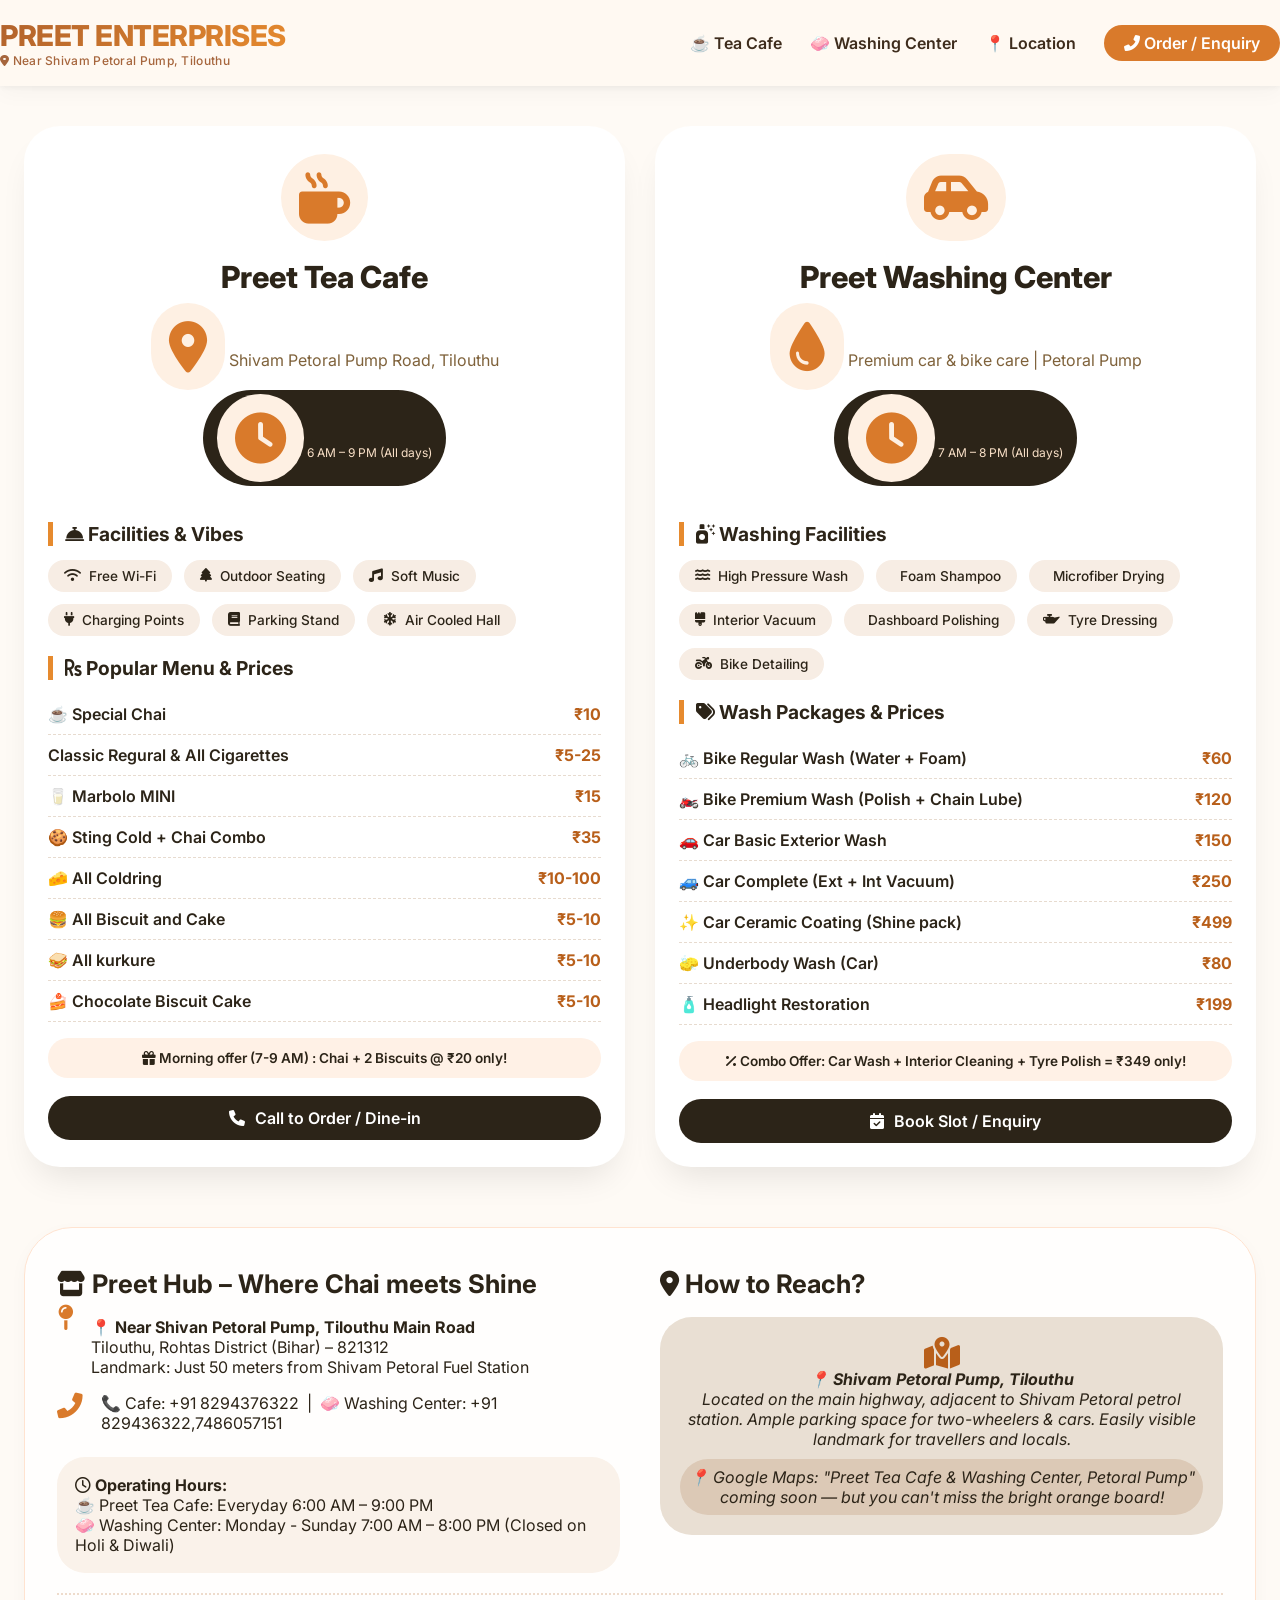
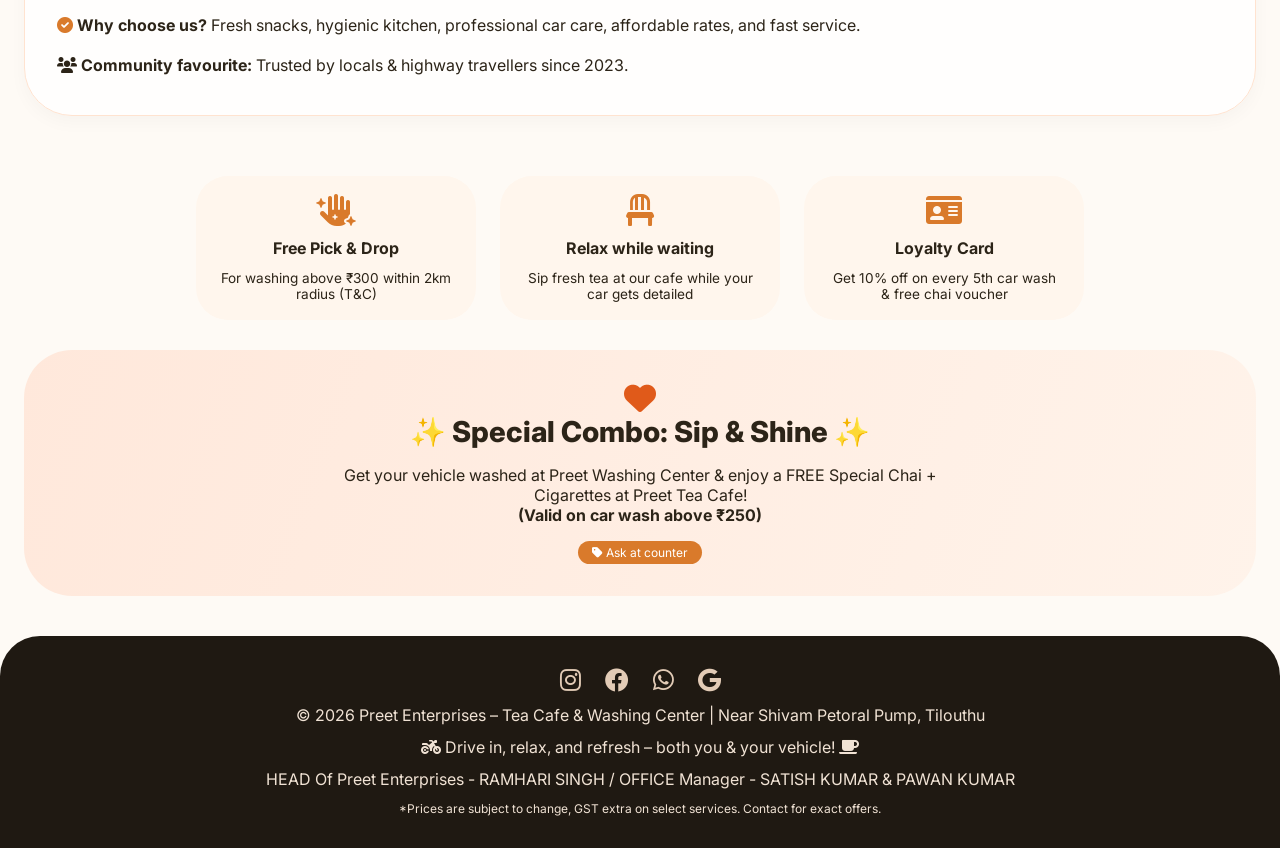
<file: index.html>
<!DOCTYPE html>
<html lang="en">
<head>
    <meta charset="UTF-8">
    <meta name="viewport" content="width=device-width, initial-scale=1.0, user-scalable=yes">
    <title>Preet Enterprises | Tea Cafe & Washing Center | Tilouthu</title>
    <!-- Google Fonts + Font Awesome -->
    <link href="https://fonts.googleapis.com/css2?family=Inter:opsz,wght@14..32,300;14..32,400;14..32,600;14..32,700;14..32,800&display=swap" rel="stylesheet">
    <link rel="stylesheet" href="https://cdnjs.cloudflare.com/ajax/libs/font-awesome/6.0.0-beta3/css/all.min.css">
    <style>
        * {
            margin: 0;
            padding: 0;
            box-sizing: border-box;
        }

        body {
            font-family: 'Inter', sans-serif;
            background: #fefaf5;
            color: #2c2418;
            scroll-behavior: smooth;
        }

        /* custom container */
        .container {
            max-width: 1280px;
            margin: 0 auto;
            padding: 0 24px;
        }

        /* header / navbar */
        .navbar {
            background: #fff9f2;
            box-shadow: 0 8px 20px rgba(0,0,0,0.03), 0 2px 6px rgba(0,0,0,0.05);
            position: sticky;
            top: 0;
            z-index: 100;
            backdrop-filter: blur(2px);
        }
        .nav-wrapper {
            display: flex;
            justify-content: space-between;
            align-items: center;
            padding: 18px 0;
            flex-wrap: wrap;
        }
        .logo h1 {
            font-size: 1.8rem;
            font-weight: 800;
            letter-spacing: -0.5px;
            background: linear-gradient(135deg, #b1622c, #e68a2e);
            -webkit-background-clip: text;
            background-clip: text;
            color: transparent;
        }
        .logo p {
            font-size: 0.75rem;
            color: #a6653c;
            font-weight: 500;
            letter-spacing: 0.3px;
        }
        .nav-links {
            display: flex;
            gap: 28px;
            list-style: none;
        }
        .nav-links a {
            text-decoration: none;
            font-weight: 600;
            color: #3e2c1c;
            transition: 0.2s;
            font-size: 1rem;
        }
        .nav-links a:hover {
            color: #d97a2b;
        }
        .btn-order {
            background: #d97a2b;
            color: white !important;
            padding: 8px 20px;
            border-radius: 40px;
            transition: 0.2s;
        }
        .btn-order:hover {
            background: #b85f1a;
            transform: scale(0.98);
        }

        /* hero section double card */
        .hero {
            margin: 40px 0 20px;
        }
        .double-card {
            display: flex;
            flex-wrap: wrap;
            gap: 30px;
            justify-content: center;
        }
        .service-card {
            flex: 1;
            min-width: 280px;
            background: white;
            border-radius: 36px;
            overflow: hidden;
            box-shadow: 0 20px 35px -12px rgba(0,0,0,0.1);
            transition: all 0.25s ease;
        }
        .service-card:hover {
            transform: translateY(-6px);
        }
        .card-header {
            padding: 28px 28px 16px;
            text-align: center;
        }
        .card-header i {
            font-size: 3.2rem;
            color: #d97a2b;
            background: #fef0e3;
            padding: 18px;
            border-radius: 60px;
        }
        .card-header h2 {
            margin-top: 18px;
            font-size: 1.9rem;
            font-weight: 800;
        }
        .card-header p {
            color: #7f623b;
            margin-top: 8px;
        }
        .card-detail {
            padding: 0 24px 24px;
        }
        .facility-list {
            margin: 20px 0;
        }
        .facility-list h3, .price-list h3 {
            font-size: 1.2rem;
            font-weight: 700;
            border-left: 5px solid #e68a2e;
            padding-left: 12px;
            margin: 20px 0 14px 0;
        }
        .facility-grid {
            display: flex;
            flex-wrap: wrap;
            gap: 12px;
        }
        .facility-tag {
            background: #f7ede4;
            padding: 8px 16px;
            border-radius: 40px;
            font-size: 0.85rem;
            font-weight: 500;
            display: inline-flex;
            align-items: center;
            gap: 8px;
        }
        .price-item {
            display: flex;
            justify-content: space-between;
            padding: 10px 0;
            border-bottom: 1px dashed #e7dbcf;
            font-weight: 500;
        }
        .price-name {
            font-weight: 600;
        }
        .price-value {
            color: #b85f1a;
            font-weight: 700;
        }
        .highlight-offer {
            background: #fff1e6;
            margin-top: 16px;
            padding: 12px;
            border-radius: 24px;
            text-align: center;
            font-weight: 600;
            font-size: 0.85rem;
        }
        .btn-contact {
            display: inline-block;
            background: #2c2418;
            color: white;
            text-decoration: none;
            padding: 12px 22px;
            border-radius: 40px;
            font-weight: 600;
            margin-top: 18px;
            transition: 0.2s;
            text-align: center;
            width: 100%;
        }
        .btn-contact i {
            margin-right: 6px;
        }
        .btn-contact:hover {
            background: #d97a2b;
        }

        /* location & about section */
        .info-section {
            background: #ffffffd9;
            border-radius: 48px;
            margin: 60px 0;
            padding: 40px 32px;
            box-shadow: 0 6px 18px rgba(0,0,0,0.03);
            border: 1px solid #ffe3d0;
        }
        .info-grid {
            display: flex;
            flex-wrap: wrap;
            gap: 40px;
            justify-content: space-between;
        }
        .info-block {
            flex: 1;
        }
        .info-block h3 {
            font-size: 1.6rem;
            font-weight: 700;
            margin-bottom: 18px;
        }
        .address-details {
            display: flex;
            gap: 18px;
            align-items: flex-start;
            margin: 16px 0;
        }
        .address-details i {
            font-size: 1.6rem;
            color: #d97a2b;
        }
        .timings {
            background: #faf2ea;
            padding: 18px;
            border-radius: 28px;
            margin-top: 24px;
        }
        .map-placeholder {
            background: #e9dfd3;
            border-radius: 32px;
            padding: 20px;
            text-align: center;
            font-style: italic;
        }

        footer {
            background: #1f1912;
            color: #f0e2d4;
            padding: 32px 0;
            text-align: center;
            border-radius: 40px 40px 0 0;
            margin-top: 40px;
        }
        .footer-content {
            display: flex;
            flex-direction: column;
            gap: 12px;
        }
        .social i {
            font-size: 1.5rem;
            margin: 0 10px;
            color: #e2cbb6;
            transition: 0.2s;
        }
        .social i:hover {
            color: #d97a2b;
        }
        @media (max-width: 780px) {
            .nav-wrapper {
                flex-direction: column;
                gap: 12px;
            }
            .nav-links {
                gap: 18px;
                flex-wrap: wrap;
                justify-content: center;
            }
            .card-header h2 {
                font-size: 1.6rem;
            }
        }
        hr {
            margin: 20px 0;
            border: none;
            border-top: 2px dotted #eedbcb;
        }
        .badge-location {
            background: #2c2418;
            color: #f9e0c7;
            border-radius: 60px;
            padding: 4px 14px;
            font-size: 0.75rem;
            display: inline-block;
        }
        .section-title {
            text-align: center;
            margin: 48px 0 20px;
            font-size: 2rem;
            font-weight: 800;
        }
    </style>
</head>
<body>
    <nav class="navbar">
        <div class="container nav-wrapper">
            <div class="logo">
                <h1>PREET ENTERPRISES</h1>
                <p><i class="fas fa-map-marker-alt"></i> Near Shivam Petoral Pump, Tilouthu</p>
            </div>
            <ul class="nav-links">
                <li><a href="#cafe">☕ Tea Cafe</a></li>
                <li><a href="#wash">🧼 Washing Center</a></li>
                <li><a href="#location">📍 Location</a></li>
                <li><a href="#" id="callNowBtn" class="btn-order"><i class="fas fa-phone-alt"></i> Order / Enquiry</a></li>
            </ul>
        </div>
    </nav>

    <main class="container">
        <!-- hero double card (two services) -->
        <div class="hero" id="services">
            <div class="double-card">
                <!-- Preet Tea Cafe Card -->
                <div class="service-card" id="cafe">
                    <div class="card-header">
                        <i class="fas fa-mug-hot"></i>
                        <h2>Preet Tea Cafe</h2>
                        <p><i class="fas fa-location-dot"></i> Shivam Petoral Pump Road, Tilouthu</p>
                        <span class="badge-location"><i class="fas fa-clock"></i> 6 AM – 9 PM (All days)</span>
                    </div>
                    <div class="card-detail">
                        <div class="facility-list">
                            <h3><i class="fas fa-concierge-bell"></i> Facilities & Vibes</h3>
                            <div class="facility-grid">
                                <span class="facility-tag"><i class="fas fa-wifi"></i> Free Wi-Fi</span>
                                <span class="facility-tag"><i class="fas fa-tree"></i> Outdoor Seating</span>
                                <span class="facility-tag"><i class="fas fa-music"></i> Soft Music</span>
                                <span class="facility-tag"><i class="fas fa-plug"></i> Charging Points</span>
                                <span class="facility-tag"><i class="fas fa-book"></i> Parking Stand</span>
                                <span class="facility-tag"><i class="fas fa-snowflake"></i> Air Cooled Hall</span>
                            </div>
                        </div>
                        <div class="price-list">
                            <h3><i class="fas fa-rupee-sign"></i> Popular Menu & Prices</h3>
                            <div class="price-item"><span class="price-name">☕ Special Chai</span><span class="price-value">₹10</span></div>
                            <div class="price-item"><span class="price-name">   Classic Regural & All Cigarettes</span><span class="price-value">₹5-25</span></div>
                            <div class="price-item"><span class="price-name">🥛 Marbolo MINI</span><span class="price-value">₹15</span></div>
                            <div class="price-item"><span class="price-name">🍪 Sting Cold + Chai Combo</span><span class="price-value">₹35</span></div>
                            <div class="price-item"><span class="price-name">🧀 All Coldring </span><span class="price-value">₹10-100</span></div>
                            <div class="price-item"><span class="price-name">🍔 All Biscuit and Cake</span><span class="price-value">₹5-10</span></div>
                            <div class="price-item"><span class="price-name">🥪 All kurkure</span><span class="price-value">₹5-10</span></div>
                            <div class="price-item"><span class="price-name">🍰 Chocolate Biscuit Cake</span><span class="price-value">₹5-10</span></div>
                        </div>
                        <div class="highlight-offer">
                            <i class="fas fa-gift"></i> Morning offer (7-9 AM) : Chai + 2 Biscuits @ ₹20 only!
                        </div>
                        <a href="tel:+919876543210" class="btn-contact"><i class="fas fa-phone"></i> Call to Order / Dine-in</a>
                    </div>
                </div>

                <!-- Preet Washing Center Card -->
                <div class="service-card" id="wash">
                    <div class="card-header">
                        <i class="fas fa-car-side"></i>
                        <h2>Preet Washing Center</h2>
                        <p><i class="fas fa-tint"></i> Premium car & bike care | Petoral Pump</p>
                        <span class="badge-location"><i class="fas fa-clock"></i> 7 AM – 8 PM (All days)</span>
                    </div>
                    <div class="card-detail">
                        <div class="facility-list">
                            <h3><i class="fas fa-spray-can-sparkles"></i> Washing Facilities</h3>
                            <div class="facility-grid">
                                <span class="facility-tag"><i class="fas fa-water"></i> High Pressure Wash</span>
                                <span class="facility-tag"><i class="fas fa-bubble"></i> Foam Shampoo</span>
                                <span class="facility-tag"><i class="fas fa-microfiber"></i> Microfiber Drying</span>
                                <span class="facility-tag"><i class="fas fa-brush"></i> Interior Vacuum</span>
                                <span class="facility-tag"><i class="fas fa-polish"></i> Dashboard Polishing</span>
                                <span class="facility-tag"><i class="fas fa-oil-can"></i> Tyre Dressing</span>
                                <span class="facility-tag"><i class="fas fa-motorcycle"></i> Bike Detailing</span>
                            </div>
                        </div>
                        <div class="price-list">
                            <h3><i class="fas fa-tags"></i> Wash Packages & Prices</h3>
                            <div class="price-item"><span class="price-name">🚲 Bike Regular Wash (Water + Foam)</span><span class="price-value">₹60</span></div>
                            <div class="price-item"><span class="price-name">🏍️ Bike Premium Wash (Polish + Chain Lube)</span><span class="price-value">₹120</span></div>
                            <div class="price-item"><span class="price-name">🚗 Car Basic Exterior Wash</span><span class="price-value">₹150</span></div>
                            <div class="price-item"><span class="price-name">🚙 Car Complete (Ext + Int Vacuum)</span><span class="price-value">₹250</span></div>
                            <div class="price-item"><span class="price-name">✨ Car Ceramic Coating (Shine pack)</span><span class="price-value">₹499</span></div>
                            <div class="price-item"><span class="price-name">🧽 Underbody Wash (Car)</span><span class="price-value">₹80</span></div>
                            <div class="price-item"><span class="price-name">🧴 Headlight Restoration</span><span class="price-value">₹199</span></div>
                        </div>
                        <div class="highlight-offer">
                            <i class="fas fa-percent"></i> Combo Offer: Car Wash + Interior Cleaning + Tyre Polish = ₹349 only!
                        </div>
                        <a href="tel:+919876543211" class="btn-contact"><i class="fas fa-calendar-check"></i> Book Slot / Enquiry</a>
                    </div>
                </div>
            </div>
        </div>

        <!-- Location & Details Section with near Petoral Pump, Tilouthu -->
        <div class="info-section" id="location">
            <div class="info-grid">
                <div class="info-block">
                    <h3><i class="fas fa-store"></i> Preet Hub – Where Chai meets Shine</h3>
                    <div class="address-details">
                        <i class="fas fa-map-pin fa-lg"></i>
                        <div>
                            <strong>📍 Near Shivan Petoral Pump, Tilouthu Main Road</strong><br>
                            Tilouthu, Rohtas District (Bihar) – 821312<br>
                            Landmark: Just 50 meters from Shivam Petoral Fuel Station
                        </div>
                    </div>
                    <div class="address-details">
                        <i class="fas fa-phone-alt"></i>
                        <div>📞 Cafe: +91 8294376322 &nbsp;|&nbsp; 🧼 Washing Center: +91 829436322,7486057151</div>
                    </div>
                    <div class="timings">
                        <i class="far fa-clock"></i> <strong>Operating Hours:</strong><br>
                        ☕ Preet Tea Cafe: Everyday 6:00 AM – 9:00 PM<br>
                        🧼 Washing Center: Monday - Sunday 7:00 AM – 8:00 PM (Closed on Holi & Diwali)
                    </div>
                </div>
                <div class="info-block">
                    <h3><i class="fas fa-location-dot"></i> How to Reach?</h3>
                    <div class="map-placeholder">
                        <i class="fas fa-map-marked-alt" style="font-size: 2rem; color: #b85f1a;"></i>
                        <p><strong>📍 Shivam Petoral Pump, Tilouthu</strong><br> Located on the main highway, adjacent to  Shivam Petoral petrol station. Ample parking space for two-wheelers & cars. Easily visible landmark for travellers and locals.</p>
                        <div style="margin-top: 10px; background:#dcc9b6; border-radius: 28px; padding: 8px;">📍 Google Maps: "Preet Tea Cafe & Washing Center, Petoral Pump" coming soon — but you can't miss the bright orange board!</div>
                    </div>
                </div>
            </div>
            <hr>
            <div style="display: flex; flex-wrap: wrap; justify-content: space-between; gap: 20px;">
                <div><i class="fas fa-check-circle" style="color: #d97a2b;"></i> <strong>Why choose us?</strong> Fresh snacks, hygienic kitchen, professional car care, affordable rates, and fast service.</div>
                <div><i class="fas fa-users"></i> <strong>Community favourite:</strong> Trusted by locals & highway travellers since 2023.</div>
            </div>
        </div>

        <!-- additional facilities and unique selling points -->
        <div style="display: flex; flex-wrap: wrap; gap: 24px; justify-content: center; margin-bottom: 30px;">
            <div style="background: #fff6ed; border-radius: 32px; padding: 18px 24px; width: 280px; text-align: center;">
                <i class="fas fa-hand-sparkles fa-2x" style="color:#d97a2b"></i>
                <h4 style="margin: 12px 0">Free Pick & Drop</h4>
                <p style="font-size: 0.85rem">For washing above ₹300 within 2km radius (T&C)</p>
            </div>
            <div style="background: #fff6ed; border-radius: 32px; padding: 18px 24px; width: 280px; text-align: center;">
                <i class="fas fa-chair fa-2x" style="color:#d97a2b"></i>
                <h4 style="margin: 12px 0">Relax while waiting</h4>
                <p style="font-size: 0.85rem">Sip fresh tea at our cafe while your car gets detailed</p>
            </div>
            <div style="background: #fff6ed; border-radius: 32px; padding: 18px 24px; width: 280px; text-align: center;">
                <i class="fas fa-id-card fa-2x" style="color:#d97a2b"></i>
                <h4 style="margin: 12px 0">Loyalty Card</h4>
                <p style="font-size: 0.85rem">Get 10% off on every 5th car wash & free chai voucher</p>
            </div>
        </div>

        <!-- special combo + message -->
        <div style="background: linear-gradient(110deg, #ffe8db, #fff3ea); border-radius: 48px; padding: 32px 24px; text-align: center; margin: 20px 0 40px;">
            <i class="fas fa-heart" style="color:#e05a1a; font-size: 2rem;"></i>
            <h3 style="font-size: 1.8rem; font-weight: 800;">✨ Special Combo: Sip & Shine ✨</h3>
            <p style="max-width: 600px; margin: 16px auto;">Get your vehicle washed at Preet Washing Center & enjoy a FREE Special Chai + Cigarettes at Preet Tea Cafe! <br> <strong>(Valid on car wash above ₹250)</strong></p>
            <div><span class="badge-location" style="background:#d97a2b; color:white;"><i class="fas fa-tag"></i> Ask at counter</span></div>
        </div>
    </main>

    <footer>
        <div class="container footer-content">
            <div class="social">
                <i class="fab fa-instagram"></i>
                <i class="fab fa-facebook"></i>
                <i class="fab fa-whatsapp"></i>
                <i class="fab fa-google"></i>
            </div>
            <p>© 2026 Preet Enterprises – Tea Cafe & Washing Center | Near Shivam Petoral Pump, Tilouthu</p>
            <p><i class="fas fa-motorcycle"></i> Drive in, relax, and refresh – both you & your vehicle! <i class="fas fa-mug-saucer"></i></p>
            <p> HEAD Of Preet Enterprises - RAMHARI SINGH / OFFICE Manager - SATISH KUMAR & PAWAN KUMAR</p>
            <p style="font-size: 0.75rem;">*Prices are subject to change, GST extra on select services. Contact for exact offers.</p>
        </div>
    </footer>

    <!-- simple interactive script for call / alert demo with smooth scroll and click -->
    <script>
        (function() {
            // smooth scroll for anchor links (internal)
            document.querySelectorAll('a[href^="#"]').forEach(anchor => {
                anchor.addEventListener('click', function(e) {
                    const targetId = this.getAttribute('href');
                    if (targetId === "#" || targetId === "") return;
                    const targetElem = document.querySelector(targetId);
                    if (targetElem) {
                        e.preventDefault();
                        targetElem.scrollIntoView({ behavior: 'smooth', block: 'start' });
                    }
                });
            });

            // call now btn for quick contact (demo, will show prompt & also provide phone numbers)
            const callBtn = document.getElementById('callNowBtn');
            if (callBtn) {
                callBtn.addEventListener('click', (e) => {
                    e.preventDefault();
                    // show a small custom popup to choose between Cafe or Washing Center
                    const userChoice = confirm("📞 Contact Preet Services:\n\n• For TEA CAFE (Orders/Reservations): +91 8294376322\n• For WASHING CENTER (Booking/Enquiry): +91 8294376322,7486057151\n\nClick OK to view numbers (you can copy & call)");
                    if (userChoice) {
                        alert("☕ Cafe: 8294376322 |  🧼 Washing: 8294376322,7486057151\n\nVisit Near Petoral Pump, Tilouthu for amazing service!");
                    }
                });
            }

            // Additional interactive for each service card buttons (already have tel links)
            // Add a little note for external maps but enhance experience
            const cafeTel = document.querySelector('#cafe .btn-contact');
            const washTel = document.querySelector('#wash .btn-contact');
            if(cafeTel) {
                cafeTel.addEventListener('click', (e) => {
                    // already href tel, but we can also show a nice toast like message (just optional)
                    console.log("cafe call initiated");
                });
            }
            if(washTel) {
                washTel.addEventListener('click', (e) => {
                    console.log("washing center call");
                });
            }

            // Small easter egg: show a friendly welcome message
            console.log("Preet Tea Cafe & Washing Center — Best services near Shivam Petoral Pump, Tilouthu");
            // dynamic year in footer if needed
            const yearSpan = document.querySelector('.footer-content p:first-of-type');
            if(yearSpan) {
                // already static, but ok
            }
        })();
    </script>
    <!-- Additional style to ensure background & buttons clean -->
</body>
</html>
</file>
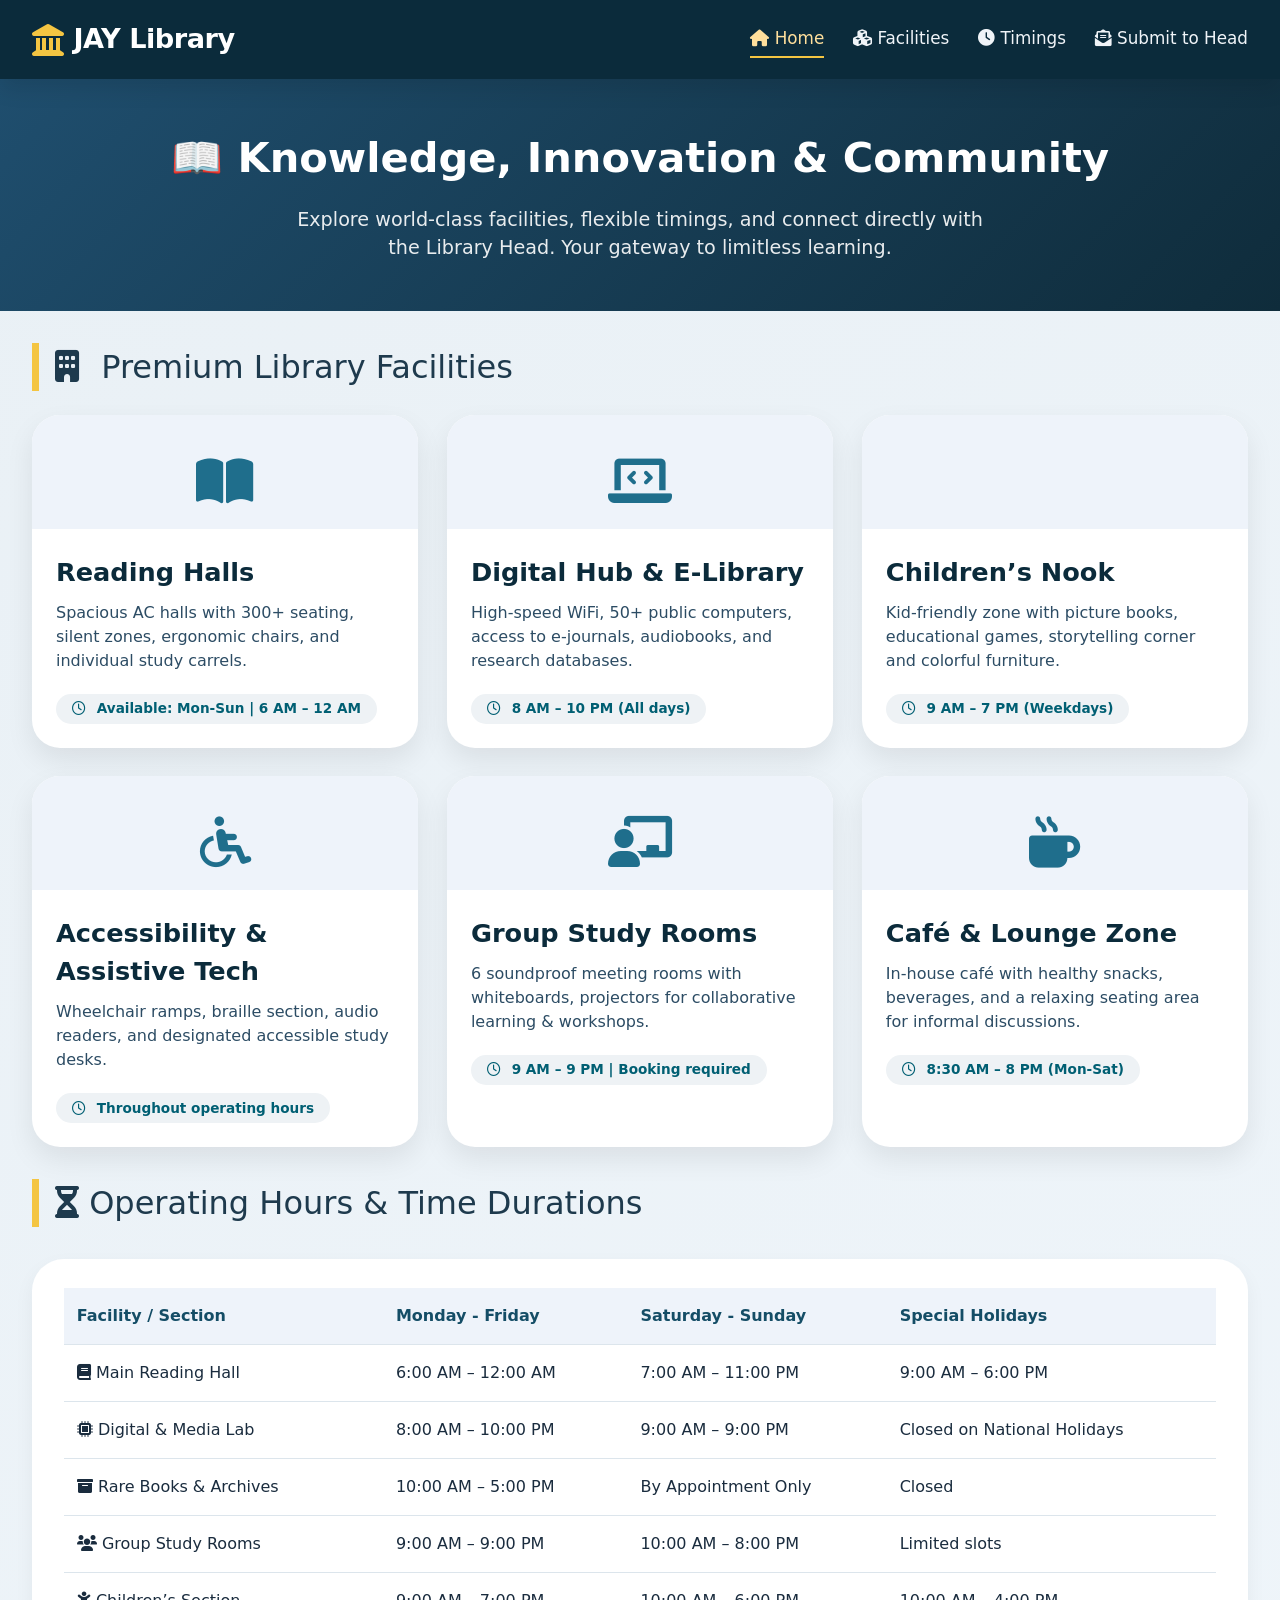
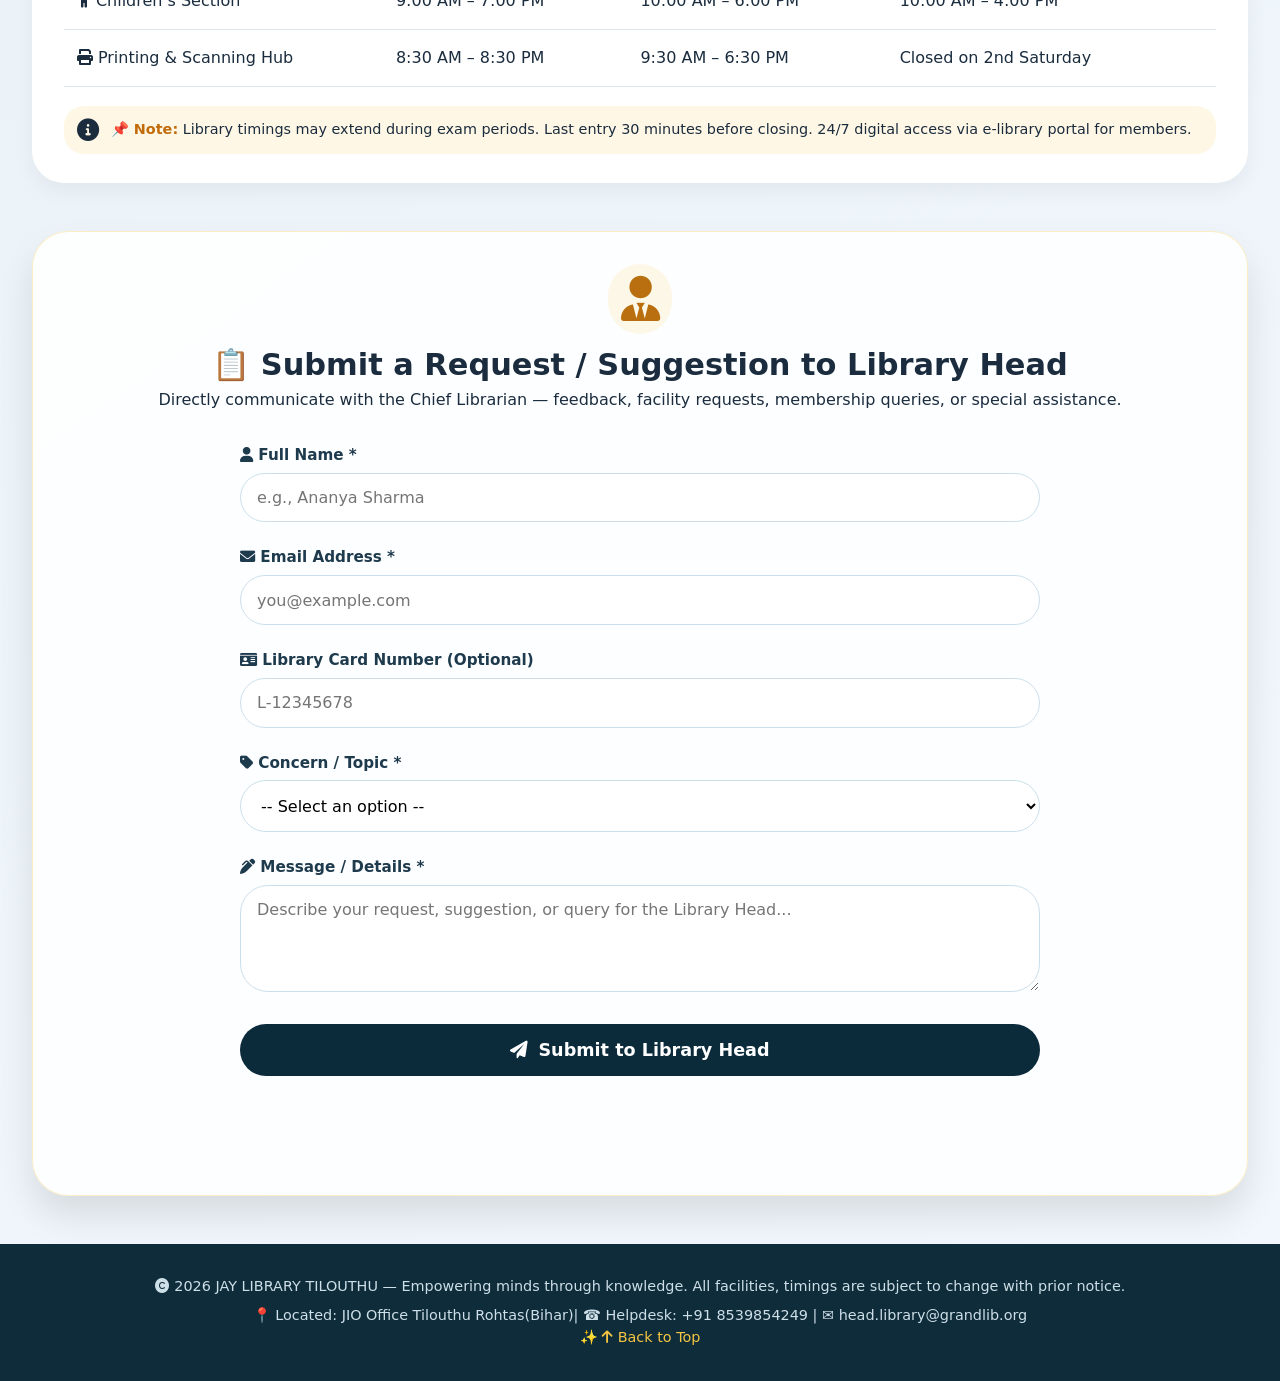
<file: shoe/library/index.html>
<!DOCTYPE html>
<html lang="en">
<head>
    <meta charset="UTF-8">
    <meta name="viewport" content="width=device-width, initial-scale=1.0, user-scalable=yes">
    <title>Central Library | Facilities & Timings | Official Portal</title>
    <!-- Google Fonts & Simple Icons CDN (Font Awesome 6 Free) -->
    <link rel="stylesheet" href="https://cdnjs.cloudflare.com/ajax/libs/font-awesome/6.0.0-beta3/css/all.min.css">
    <style>
        * {
            margin: 0;
            padding: 0;
            box-sizing: border-box;
            font-family: 'Segoe UI', Roboto, 'Poppins', system-ui, sans-serif;
        }

        body {
            background: linear-gradient(145deg, #e9f0f5 0%, #f1f7fc 100%);
            color: #1a2c3e;
            line-height: 1.5;
            scroll-behavior: smooth;
        }

        /* Header & Nav */
        .header {
            background: #0b2b3b;
            color: white;
            padding: 1.2rem 2rem;
            box-shadow: 0 10px 20px rgba(0,0,0,0.1);
            position: sticky;
            top: 0;
            z-index: 100;
        }

        .nav-container {
            max-width: 1300px;
            margin: 0 auto;
            display: flex;
            flex-wrap: wrap;
            justify-content: space-between;
            align-items: center;
            gap: 1rem;
        }

        .logo h1 {
            font-size: 1.7rem;
            letter-spacing: -0.5px;
            display: flex;
            align-items: center;
            gap: 10px;
        }

        .logo i {
            color: #f4c542;
            font-size: 2rem;
        }

        .nav-links {
            display: flex;
            gap: 1.8rem;
            flex-wrap: wrap;
        }

        .nav-links a {
            color: #f0f4f8;
            text-decoration: none;
            font-weight: 500;
            transition: 0.2s;
            font-size: 1.05rem;
            padding: 0.3rem 0;
            border-bottom: 2px solid transparent;
        }

        .nav-links a:hover, .nav-links a.active {
            border-bottom-color: #f4c542;
            color: #ffdf9c;
        }

        /* Hero Section */
        .hero {
            background: linear-gradient(135deg, #1f4e6e, #0f2c3b);
            color: white;
            text-align: center;
            padding: 3rem 2rem;
            margin-bottom: 2rem;
        }
        .hero h2 {
            font-size: 2.6rem;
            font-weight: 700;
        }
        .hero p {
            font-size: 1.2rem;
            max-width: 700px;
            margin: 1rem auto 0;
            opacity: 0.9;
        }

        /* Main container */
        .container {
            max-width: 1300px;
            margin: 0 auto 3rem auto;
            padding: 0 2rem;
        }

        /* Facility Cards Grid */
        .section-title {
            font-size: 2rem;
            margin: 2rem 0 1.5rem 0;
            border-left: 7px solid #f4c542;
            padding-left: 1rem;
            color: #1e3a4d;
        }
        .facility-grid {
            display: grid;
            grid-template-columns: repeat(auto-fit, minmax(290px, 1fr));
            gap: 1.8rem;
        }
        .card {
            background: white;
            border-radius: 28px;
            overflow: hidden;
            box-shadow: 0 12px 28px rgba(0,0,0,0.08);
            transition: transform 0.2s, box-shadow 0.2s;
        }
        .card:hover {
            transform: translateY(-6px);
            box-shadow: 0 20px 30px rgba(0,0,0,0.12);
        }
        .card-icon {
            background: #eef3fa;
            padding: 1.8rem 0 0.5rem 0;
            text-align: center;
            font-size: 3.2rem;
            color: #1f6e8c;
        }
        .card-content {
            padding: 1.5rem;
        }
        .card-content h3 {
            font-size: 1.6rem;
            margin-bottom: 0.6rem;
            color: #0b2b3b;
        }
        .card-content p {
            color: #2c4c64;
            margin-bottom: 0.8rem;
        }
        .time-badge {
            background: #eef2f5;
            display: inline-block;
            padding: 0.3rem 1rem;
            border-radius: 40px;
            font-size: 0.85rem;
            font-weight: 600;
            color: #005f73;
            margin-top: 0.5rem;
        }
        .time-badge i {
            margin-right: 6px;
        }

        /* Time duration overview table style */
        .timing-section {
            background: white;
            border-radius: 32px;
            margin: 2rem 0;
            padding: 1.8rem 2rem;
            box-shadow: 0 8px 20px rgba(0,0,0,0.05);
        }
        .timing-table {
            width: 100%;
            border-collapse: collapse;
        }
        .timing-table th, .timing-table td {
            padding: 1rem 0.8rem;
            text-align: left;
            border-bottom: 1px solid #dce5ec;
        }
        .timing-table th {
            background: #eef3fa;
            font-weight: 700;
            color: #144d66;
        }
        .special-note {
            background: #fff7e5;
            padding: 0.8rem;
            border-radius: 20px;
            margin-top: 1.2rem;
            font-size: 0.9rem;
            display: flex;
            gap: 12px;
            align-items: center;
            flex-wrap: wrap;
        }

        /* Form Section (Submit to Library Head) */
        .form-section {
            background: #ffffffdd;
            backdrop-filter: blur(2px);
            border-radius: 36px;
            box-shadow: 0 20px 35px rgba(0, 0, 0, 0.1);
            padding: 2rem 2rem 2.5rem;
            margin: 3rem 0 2rem;
            border: 1px solid rgba(244, 197, 66, 0.3);
        }
        .form-header {
            text-align: center;
            margin-bottom: 2rem;
        }
        .form-header i {
            font-size: 2.8rem;
            background: #f4c54220;
            padding: 0.8rem;
            border-radius: 60px;
            color: #b96f0f;
        }
        .form-header h3 {
            font-size: 1.9rem;
            margin-top: 0.5rem;
        }
        .library-form {
            display: flex;
            flex-direction: column;
            gap: 1.5rem;
            max-width: 800px;
            margin: 0 auto;
        }
        .input-group {
            display: flex;
            flex-direction: column;
            gap: 6px;
        }
        .input-group label {
            font-weight: 600;
            color: #1e3a4d;
            font-size: 0.95rem;
        }
        .input-group input, .input-group select, .input-group textarea {
            padding: 0.9rem 1rem;
            border: 1.5px solid #cbdfea;
            border-radius: 28px;
            font-size: 1rem;
            transition: 0.2s;
            background: white;
        }
        .input-group input:focus, .input-group select:focus, .input-group textarea:focus {
            outline: none;
            border-color: #f4c542;
            box-shadow: 0 0 0 3px rgba(244,197,66,0.2);
        }
        .btn-submit {
            background: #0b2b3b;
            color: white;
            border: none;
            padding: 1rem;
            font-size: 1.1rem;
            font-weight: bold;
            border-radius: 44px;
            cursor: pointer;
            transition: 0.2s;
            margin-top: 0.5rem;
            display: flex;
            justify-content: center;
            align-items: center;
            gap: 10px;
        }
        .btn-submit:hover {
            background: #1f4e6e;
            transform: scale(1.01);
            box-shadow: 0 5px 12px rgba(0,0,0,0.2);
        }
        .success-msg {
            background: #d4edda;
            color: #155724;
            padding: 0.8rem;
            border-radius: 50px;
            text-align: center;
            margin-top: 1.2rem;
            font-weight: 500;
        }

        /* Footer */
        .footer {
            background: #0f2c3b;
            color: #cddfe7;
            text-align: center;
            padding: 2rem;
            margin-top: 3rem;
            font-size: 0.9rem;
        }
        .footer a {
            color: #f4c542;
            text-decoration: none;
        }

        @media (max-width: 700px) {
            .nav-container {
                flex-direction: column;
            }
            .hero h2 {
                font-size: 1.9rem;
            }
            .container {
                padding: 0 1.2rem;
            }
            .timing-table th, .timing-table td {
                padding: 0.7rem 0.4rem;
                font-size: 0.85rem;
            }
        }
        .highlight {
            font-weight: 700;
            color: #c26b0a;
        }
    </style>
</head>
<body>

<header class="header">
    <div class="nav-container">
        <div class="logo">
            <h1><i class="fas fa-landmark"></i> JAY Library</h1>
        </div>
        <div class="nav-links">
            <a href="#" class="active"><i class="fas fa-home"></i> Home</a>
            <a href="#facilities"><i class="fas fa-cubes"></i> Facilities</a>
            <a href="#timings"><i class="fas fa-clock"></i> Timings</a>
            <a href="#contactHead"><i class="fas fa-envelope-open-text"></i> Submit to Head</a>
        </div>
    </div>
</header>

<section class="hero">
    <h2>📖 Knowledge, Innovation & Community</h2>
    <p>Explore world-class facilities, flexible timings, and connect directly with the Library Head. Your gateway to limitless learning.</p>
</section>

<div class="container">
    <!-- Facilities Section -->
    <div id="facilities">
        <div class="section-title">
            <i class="fas fa-building" style="margin-right: 12px;"></i> Premium Library Facilities
        </div>
        <div class="facility-grid">
            <!-- Card 1 -->
            <div class="card">
                <div class="card-icon"><i class="fas fa-book-open"></i></div>
                <div class="card-content">
                    <h3>Reading Halls</h3>
                    <p>Spacious AC halls with 300+ seating, silent zones, ergonomic chairs, and individual study carrels.</p>
                    <div class="time-badge"><i class="far fa-clock"></i> Available: Mon-Sun | 6 AM – 12 AM</div>
                </div>
            </div>
            <!-- Card 2 -->
            <div class="card">
                <div class="card-icon"><i class="fas fa-laptop-code"></i></div>
                <div class="card-content">
                    <h3>Digital Hub & E-Library</h3>
                    <p>High-speed WiFi, 50+ public computers, access to e-journals, audiobooks, and research databases.</p>
                    <div class="time-badge"><i class="far fa-clock"></i> 8 AM – 10 PM (All days)</div>
                </div>
            </div>
            <!-- Card 3 -->
            <div class="card">
                <div class="card-icon"><i class="fas fa-children"></i></div>
                <div class="card-content">
                    <h3>Children’s Nook</h3>
                    <p>Kid-friendly zone with picture books, educational games, storytelling corner and colorful furniture.</p>
                    <div class="time-badge"><i class="far fa-clock"></i> 9 AM – 7 PM (Weekdays)</div>
                </div>
            </div>
            <!-- Card 4 -->
            <div class="card">
                <div class="card-icon"><i class="fas fa-wheelchair"></i></div>
                <div class="card-content">
                    <h3>Accessibility & Assistive Tech</h3>
                    <p>Wheelchair ramps, braille section, audio readers, and designated accessible study desks.</p>
                    <div class="time-badge"><i class="far fa-clock"></i> Throughout operating hours</div>
                </div>
            </div>
            <!-- Card 5 -->
            <div class="card">
                <div class="card-icon"><i class="fas fa-chalkboard-user"></i></div>
                <div class="card-content">
                    <h3>Group Study Rooms</h3>
                    <p>6 soundproof meeting rooms with whiteboards, projectors for collaborative learning & workshops.</p>
                    <div class="time-badge"><i class="far fa-clock"></i> 9 AM – 9 PM | Booking required</div>
                </div>
            </div>
            <!-- Card 6 -->
            <div class="card">
                <div class="card-icon"><i class="fas fa-mug-hot"></i></div>
                <div class="card-content">
                    <h3>Café & Lounge Zone</h3>
                    <p>In-house café with healthy snacks, beverages, and a relaxing seating area for informal discussions.</p>
                    <div class="time-badge"><i class="far fa-clock"></i> 8:30 AM – 8 PM (Mon-Sat)</div>
                </div>
            </div>
        </div>
    </div>

    <!-- Time Duration Table + details -->
    <div id="timings">
        <div class="section-title">
            <i class="fas fa-hourglass-half"></i> Operating Hours & Time Durations
        </div>
        <div class="timing-section">
            <table class="timing-table">
                <thead>
                    <tr><th>Facility / Section</th><th>Monday - Friday</th><th>Saturday - Sunday</th><th>Special Holidays</th></tr>
                </thead>
                <tbody>
                    <tr><td><i class="fas fa-book"></i> Main Reading Hall</td><td>6:00 AM – 12:00 AM</td><td>7:00 AM – 11:00 PM</td><td>9:00 AM – 6:00 PM</td></tr>
                    <tr><td><i class="fas fa-microchip"></i> Digital & Media Lab</td><td>8:00 AM – 10:00 PM</td><td>9:00 AM – 9:00 PM</td><td>Closed on National Holidays</td></tr>
                    <tr><td><i class="fas fa-archive"></i> Rare Books & Archives</td><td>10:00 AM – 5:00 PM</td><td>By Appointment Only</td><td>Closed</td></tr>
                    <tr><td><i class="fas fa-users"></i> Group Study Rooms</td><td>9:00 AM – 9:00 PM</td><td>10:00 AM – 8:00 PM</td><td>Limited slots</td></tr>
                    <tr><td><i class="fas fa-child"></i> Children’s Section</td><td>9:00 AM – 7:00 PM</td><td>10:00 AM – 6:00 PM</td><td>10:00 AM – 4:00 PM</td></tr>
                    <tr><td><i class="fas fa-print"></i> Printing & Scanning Hub</td><td>8:30 AM – 8:30 PM</td><td>9:30 AM – 6:30 PM</td><td>Closed on 2nd Saturday</td></tr>
                </tbody>
            </table>
            <div class="special-note">
                <i class="fas fa-info-circle" style="font-size: 1.4rem;"></i>
                <span><span class="highlight">📌 Note:</span> Library timings may extend during exam periods. Last entry 30 minutes before closing. 24/7 digital access via e-library portal for members.</span>
            </div>
        </div>
    </div>

    <!-- FORM TO SUBMIT TO LIBRARY HEAD -->
    <div id="contactHead" class="form-section">
        <div class="form-header">
            <i class="fas fa-user-tie"></i>
            <h3>📋 Submit a Request / Suggestion to Library Head</h3>
            <p>Directly communicate with the Chief Librarian — feedback, facility requests, membership queries, or special assistance.</p>
        </div>
        <form id="libraryHeadForm" class="library-form">
            <div class="input-group">
                <label><i class="fas fa-user"></i> Full Name *</label>
                <input type="text" id="fullName" placeholder="e.g., Ananya Sharma" required>
            </div>
            <div class="input-group">
                <label><i class="fas fa-envelope"></i> Email Address *</label>
                <input type="email" id="email" placeholder="you@example.com" required>
            </div>
            <div class="input-group">
                <label><i class="fas fa-id-card"></i> Library Card Number (Optional)</label>
                <input type="text" id="cardNumber" placeholder="L-12345678">
            </div>
            <div class="input-group">
                <label><i class="fas fa-tag"></i> Concern / Topic *</label>
                <select id="topic" required>
                    <option value="" disabled selected>-- Select an option --</option>
                    <option value="Facility Improvement">📚 Facility Improvement</option>
                    <option value="Timings & Scheduling">⏰ Timings & Scheduling</option>
                    <option value="Book Donation / Purchase">📖 Book Donation / Purchase Request</option>
                    <option value="Event or Workshop">🎤 Event / Workshop Proposal</option>
                    <option value="General Feedback">💬 General Feedback / Compliment</option>
                    <option value="Accessibility Support">♿ Accessibility Support</option>
                </select>
            </div>
            <div class="input-group">
                <label><i class="fas fa-pen-alt"></i> Message / Details *</label>
                <textarea rows="4" id="message" placeholder="Describe your request, suggestion, or query for the Library Head..." required></textarea>
            </div>
            <button type="submit" class="btn-submit"><i class="fas fa-paper-plane"></i> Submit to Library Head</button>
            <div id="formFeedback" style="min-height: 55px;"></div>
        </form>
    </div>
</div>

<footer class="footer">
    <p><i class="fas fa-copyright"></i> 2026 JAY LIBRARY TILOUTHU — Empowering minds through knowledge. All facilities, timings are subject to change with prior notice.</p>
    <p style="margin-top: 8px;">📍 Located: JIO Office Tilouthu Rohtas(Bihar)| ☎️ Helpdesk: +91 8539854249 | ✉️ head.library@grandlib.org</p>
    <p>✨ <a href="#"><i class="fas fa-arrow-up"></i> Back to Top</a></p>
</footer>

<script>
    // smooth scroll for anchor links
    document.querySelectorAll('.nav-links a, .footer a[href="#"]').forEach(anchor => {
        anchor.addEventListener('click', function(e) {
            const hash = this.getAttribute('href');
            if (hash === "#") {
                e.preventDefault();
                window.scrollTo({ top: 0, behavior: 'smooth' });
            } else if (hash && hash.startsWith("#") && hash !== "#") {
                e.preventDefault();
                const targetId = hash.substring(1);
                const targetElement = document.getElementById(targetId);
                if (targetElement) {
                    targetElement.scrollIntoView({ behavior: 'smooth', block: 'start' });
                }
            }
        });
    });

    // library head form submission with "best" user experience: show success & reset optional fields, keep style
    const form = document.getElementById('libraryHeadForm');
    const feedbackDiv = document.getElementById('formFeedback');

    form.addEventListener('submit', function(event) {
        event.preventDefault();

        // Get field values
        const fullName = document.getElementById('fullName').value.trim();
        const email = document.getElementById('email').value.trim();
        const topic = document.getElementById('topic').value;
        const message = document.getElementById('message').value.trim();
        
        // validation
        if (!fullName) {
            showFeedback('❌ Please enter your full name.', 'error');
            return;
        }
        if (!email || !email.includes('@') || !email.includes('.')) {
            showFeedback('❌ Valid email address is required.', 'error');
            return;
        }
        if (!topic) {
            showFeedback('❌ Please select a topic / concern.', 'error');
            return;
        }
        if (!message || message.length < 5) {
            showFeedback('❌ Message should be at least 5 characters.', 'error');
            return;
        }

        // Simulate successful submission to Library Head (no actual backend, but perfect UI)
        // Prepare data summary
        const cardNumber = document.getElementById('cardNumber').value.trim() || "Not provided";
        
        // Build a friendly success response that includes details for confirmation
        const submissionData = {
            name: fullName,
            email: email,
            card: cardNumber,
            topic: topic,
            message: message,
            timestamp: new Date().toLocaleString()
        };
        
        console.log("Library Head Submission:", submissionData);
        
        // Show dynamic success message with some details (best interactive feedback)
        showFeedback(`
            <i class="fas fa-check-circle" style="margin-right: 8px;"></i> 
            ✅ <strong>Successfully submitted to Library Head!</strong><br>
            Dear ${escapeHtml(fullName)}, your request regarding <strong>"${escapeHtml(topic)}"</strong> has been received. 
            The Head Librarian will respond within 2 business days at ${escapeHtml(email)}.<br>
            <span style="font-size:0.85rem;">📌 Reference ID: #LIB${Math.floor(Math.random()*90000+10000)}</span>
        `, 'success');
        
        // Optionally reset only message field? Or keep form filled? Let's reset the form but keep optional style? 
        // Better: clear message and optionally reset topic to default? But good UX: keep name/email for convenience? 
        // But after submission we can clear only message and keep main fields, but it's more user friendly to reset the message field and topic placeholder? 
        // To avoid confusion, we clear the message, topic reset to placeholder, keep name/email/card so they don't re-type if another request.
        document.getElementById('message').value = '';
        document.getElementById('topic').selectedIndex = 0;
        // but we don't clear name/email for consecutive submissions (better experience)
        // also we can optionally focus on message for next entry
        document.getElementById('message').focus();
        
        // also we could add small effect
        const btn = form.querySelector('.btn-submit');
        const originalText = btn.innerHTML;
        btn.innerHTML = '<i class="fas fa-check"></i> Sent!';
        setTimeout(() => {
            btn.innerHTML = originalText;
        }, 2000);
        
        // scroll to feedback gently
        feedbackDiv.scrollIntoView({ behavior: 'smooth', block: 'nearest' });
    });
    
    function showFeedback(msg, type) {
        feedbackDiv.innerHTML = `<div class="success-msg" style="${type === 'error' ? 'background:#f8d7da; color:#721c24;' : 'background:#d4edda; color:#155724;'}">${msg}</div>`;
        setTimeout(() => {
            if (type !== 'error') {
                // keep success for 6 seconds, then optionally remove but keep user satisfaction
                setTimeout(() => {
                    if (feedbackDiv.innerHTML.includes('Successfully submitted')) {
                        // optional: fade out after 7 secs but not necessary, just keep it user sees confirmation
                    }
                }, 5000);
            } else {
                setTimeout(() => {
                    const errorDiv = feedbackDiv.querySelector('.success-msg');
                    if (errorDiv && type==='error') {
                        // error fades after 4 sec
                        setTimeout(() => { feedbackDiv.innerHTML = ''; }, 3000);
                    }
                }, 3000);
            }
        }, 100);
    }
    
    // simple escape to avoid injection in feedback
    function escapeHtml(str) {
        if (!str) return '';
        return str.replace(/[&<>]/g, function(m) {
            if (m === '&') return '&amp;';
            if (m === '<') return '&lt;';
            if (m === '>') return '&gt;';
            return m;
        }).replace(/[\uD800-\uDBFF][\uDC00-\uDFFF]/g, function(c) {
            return c;
        });
    }
    
    // initial active highlight on scroll
    const sections = ['facilities', 'timings', 'contactHead'];
    const navLinks = document.querySelectorAll('.nav-links a');
    window.addEventListener('scroll', () => {
        let current = '';
        const scrollPos = window.scrollY + 120;
        sections.forEach(id => {
            const section = document.getElementById(id);
            if(section) {
                const offsetTop = section.offsetTop;
                const offsetBottom = offsetTop + section.offsetHeight;
                if(scrollPos >= offsetTop && scrollPos < offsetBottom) {
                    current = id;
                }
            }
        });
        navLinks.forEach(link => {
            link.classList.remove('active');
            const href = link.getAttribute('href');
            if(href === `#${current}`) {
                link.classList.add('active');
            } else if(current === '' && href === '#') {
                // home
                if(window.scrollY < 100) navLinks[0].classList.add('active');
            }
        });
        if(window.scrollY < 80) {
            navLinks.forEach(link => link.classList.remove('active'));
            navLinks[0].classList.add('active');
        }
    });
    // manual trigger
    window.dispatchEvent(new Event('scroll'));
</script>
</body>
</html>
</file>
